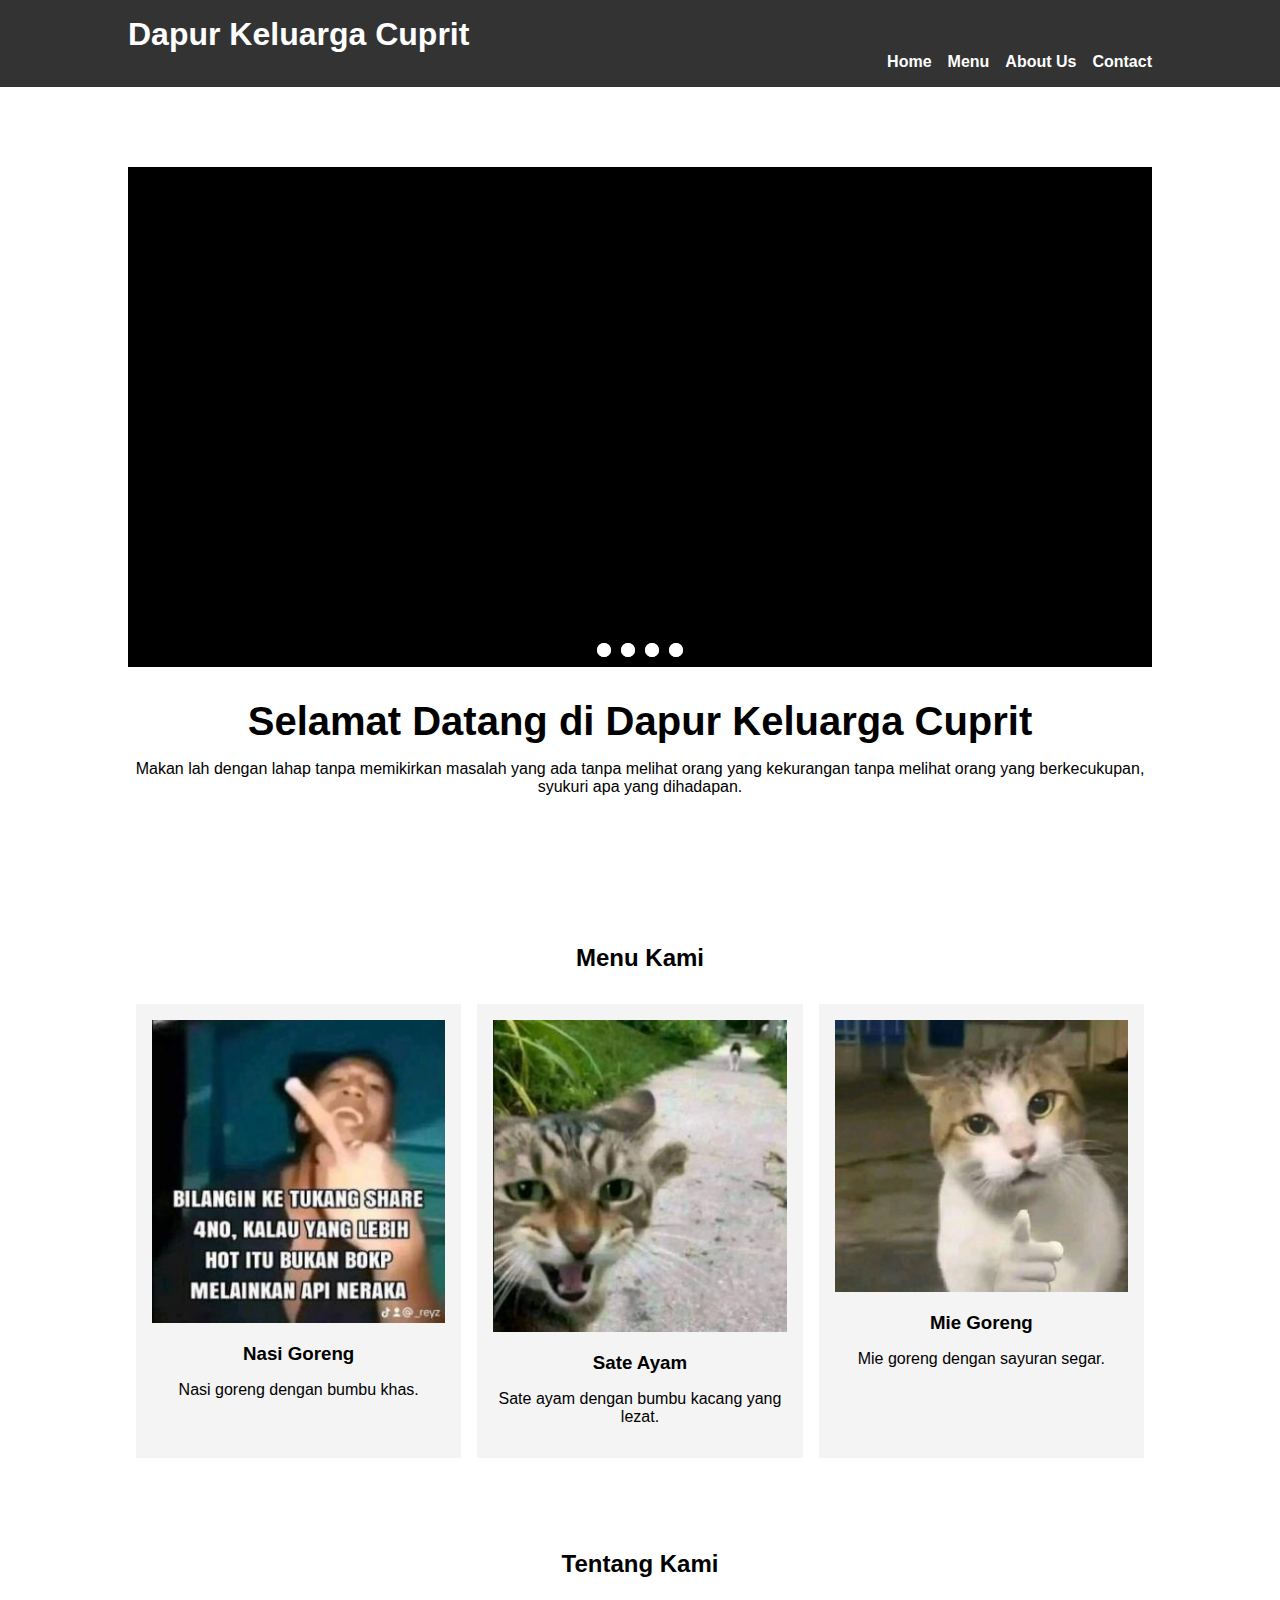
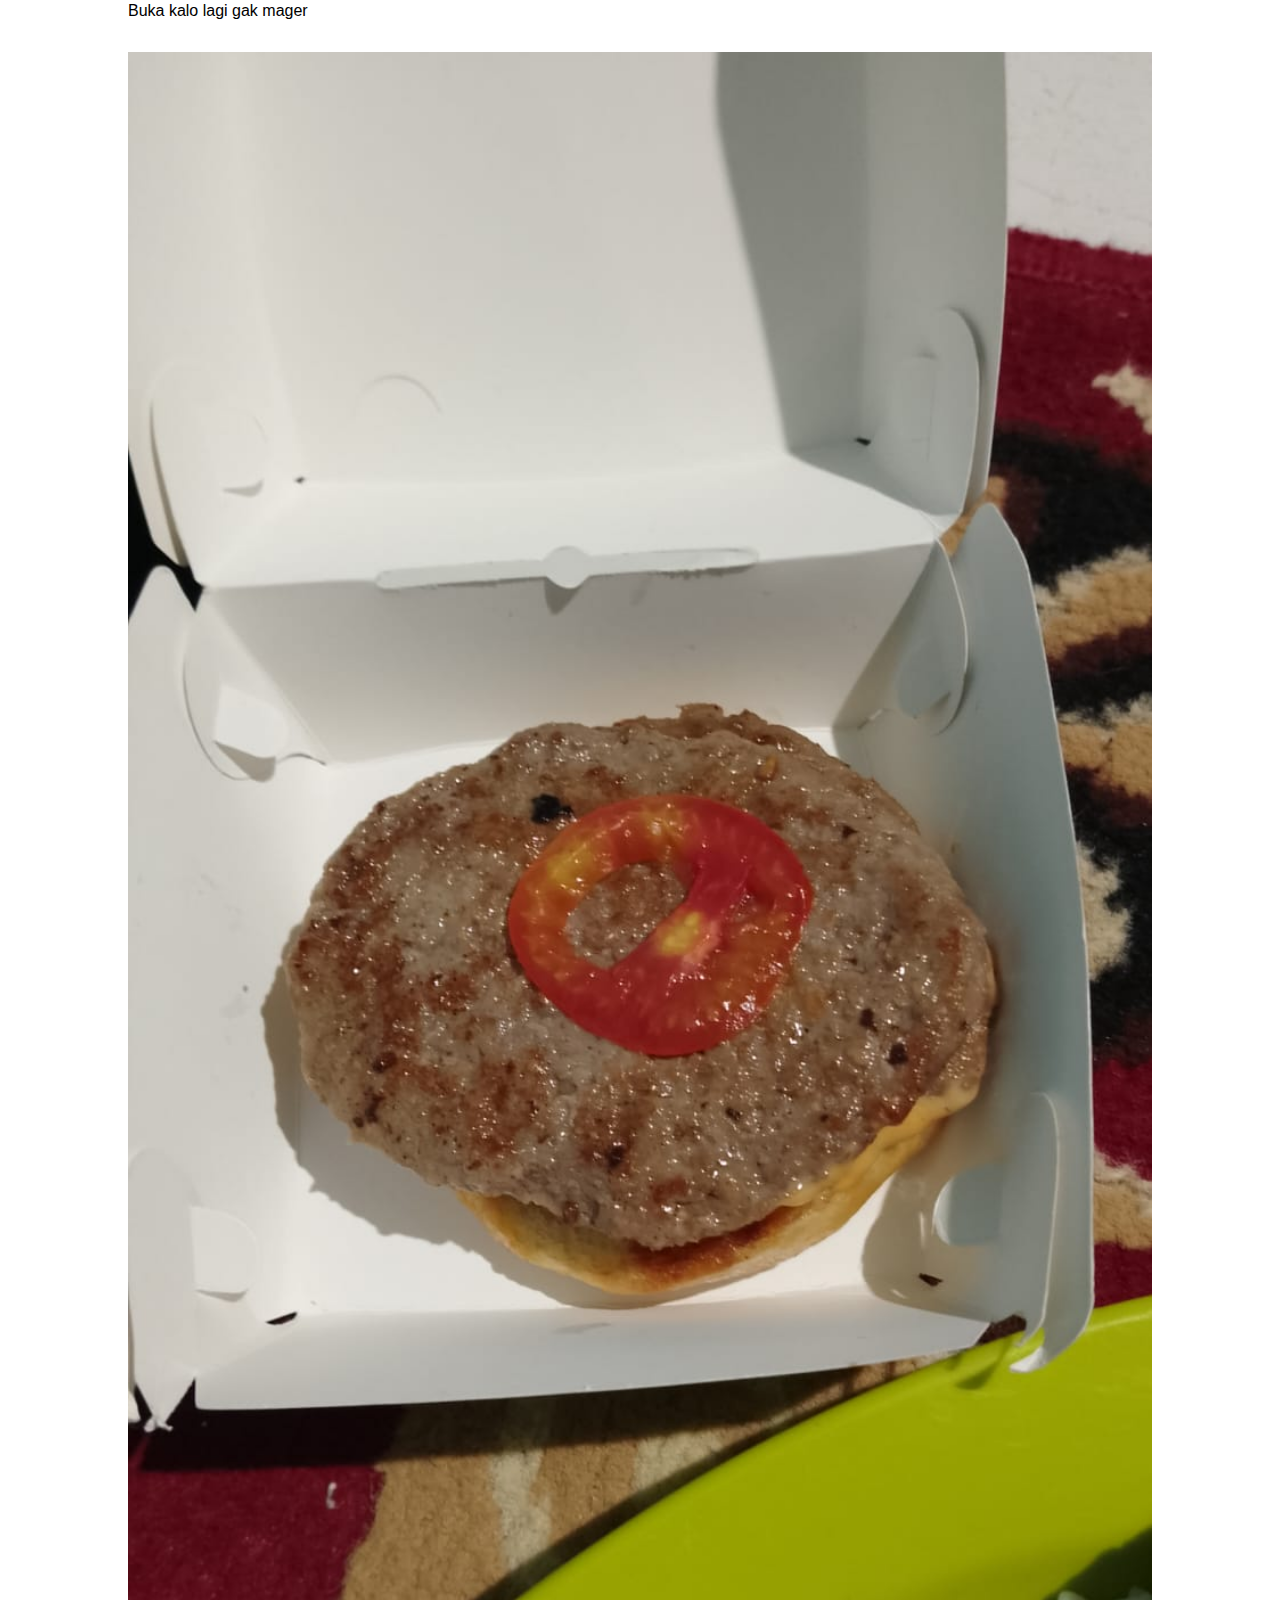
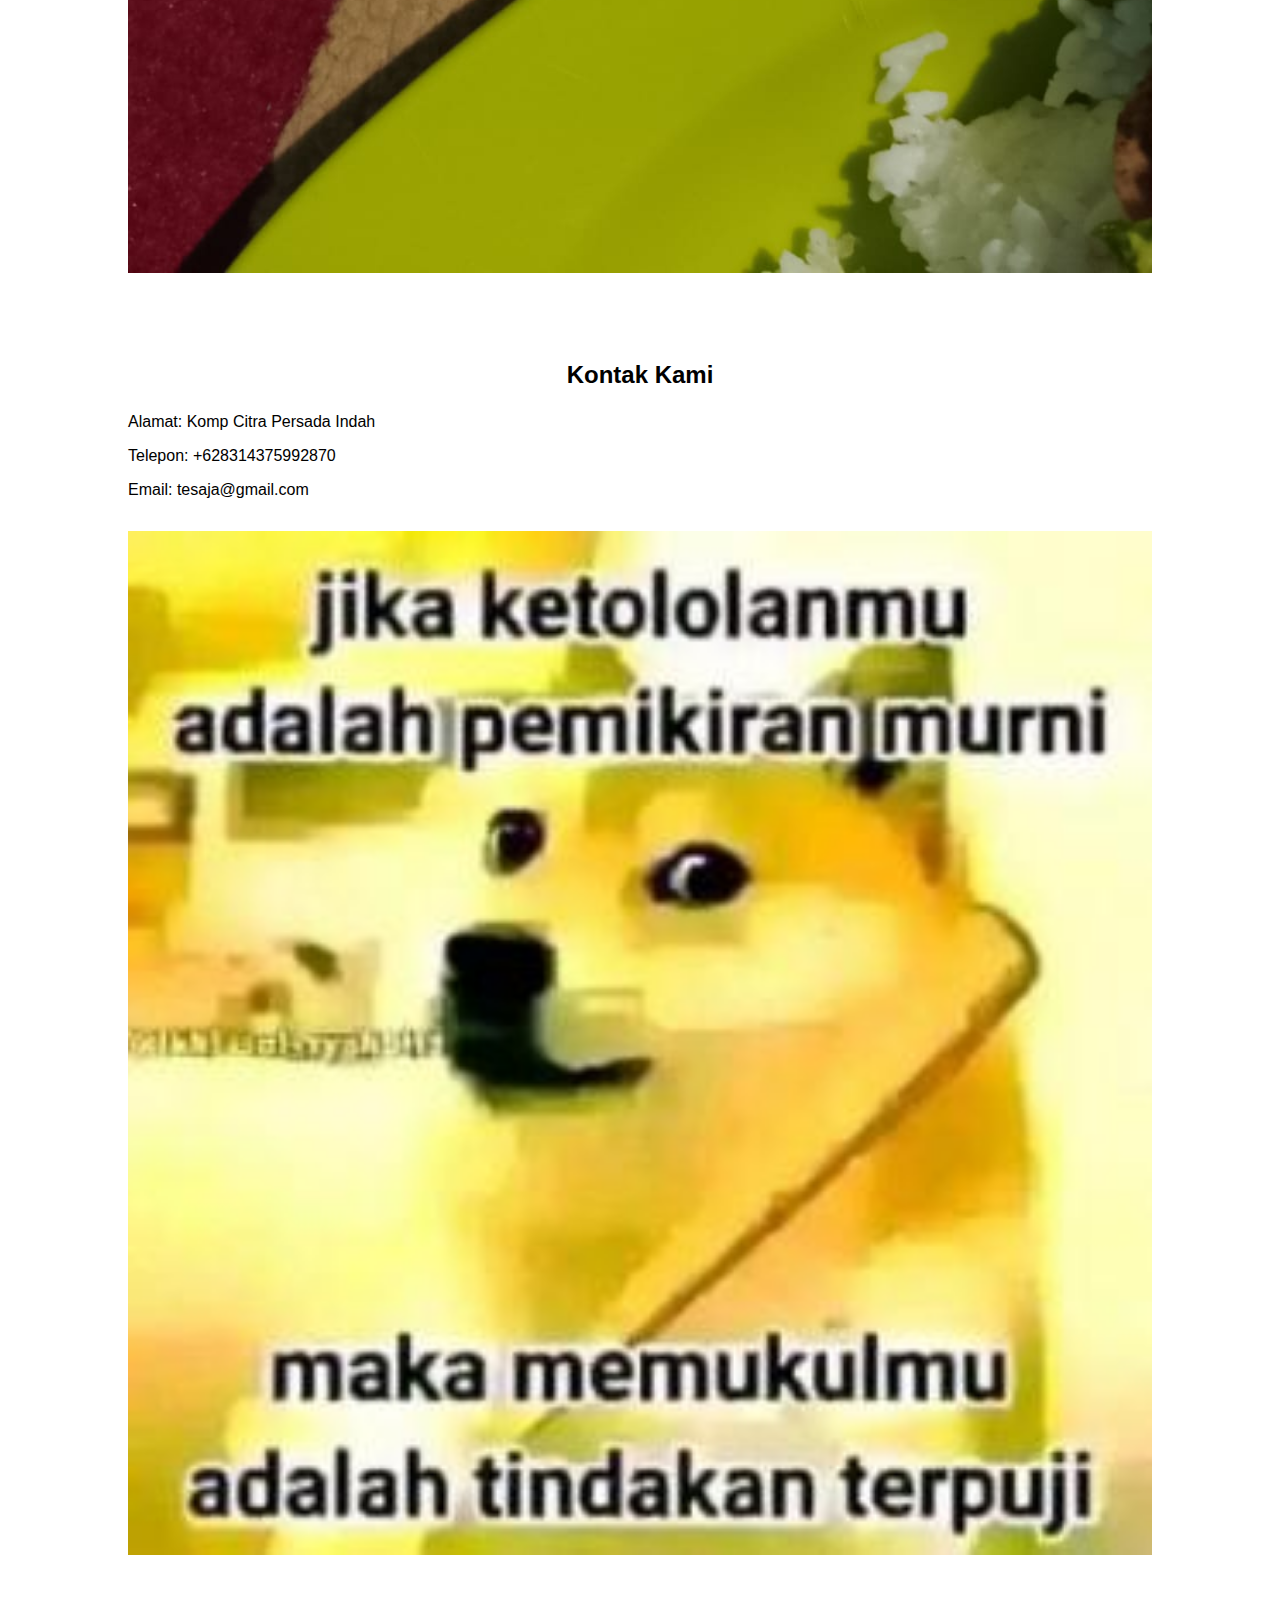
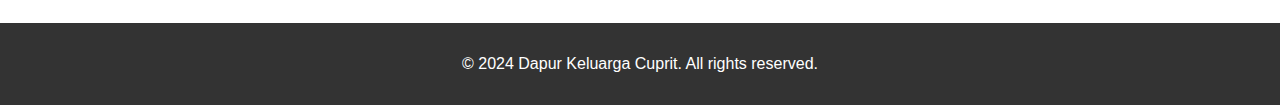
<file: teshomepage/teshomepage/index.html>
<!DOCTYPE html>
<html lang="en">
<head>
    <meta charset="UTF-8">
    <meta name="viewport" content="width=device-width, initial-scale=1.0">
    <title>Dapur Keluarga Cuprit</title>
    <link rel="stylesheet" href="styles.css">
</head>
<body>
    <header>
        <div class="container">
            <h1>Dapur Keluarga Cuprit</h1>
            <nav>
                <ul>
                    <li><a href="#">Home</a></li>
                    <li><a href="#menu">Menu</a></li>
                    <li><a href="#about">About Us</a></li>
                    <li><a href="#contact">Contact</a></li>
                </ul>
            </nav>
        </div>
    </header>

    <section class="hero">
        <div class="container">
            <div class="slider">
                <div class="slides">
                    <input type="radio" name="radio-btn" id="radio1">
                    <input type="radio" name="radio-btn" id="radio2">
                    <input type="radio" name="radio-btn" id="radio3">
                    <input type="radio" name="radio-btn" id="radio4">
                    <div class="slide first" style="background-image: url('images/slider1.jpg');"></div>
                    <div class="slide" style="background-image: url('images/slider2.jpg');"></div>
                    <div class="slide" style="background-image: url('images/slider3.jpg');"></div>
                    <div class="slide" style="background-image: url('images/slider4.jpg');"></div>
                    <div class="navigation-auto">
                        <div class="auto-btn1"></div>
                        <div class="auto-btn2"></div>
                        <div class="auto-btn3"></div>
                        <div class="auto-btn4"></div>
                    </div>
                </div>
                <div class="navigation-manual">
                    <label for="radio1" class="manual-btn"></label>
                    <label for="radio2" class="manual-btn"></label>
                    <label for="radio3" class="manual-btn"></label>
                    <label for="radio4" class="manual-btn"></label>
                </div>
            </div>
            <h2>Selamat Datang di Dapur Keluarga Cuprit</h2>
            <p>Makan lah dengan lahap tanpa memikirkan masalah yang ada tanpa melihat orang yang kekurangan tanpa melihat orang yang berkecukupan, syukuri apa yang dihadapan.</p>
        </div>
    </section>

    <section id="menu" class="menu">
        <div class="container">
            <h2>Menu Kami</h2>
            <div class="menu-items">
                <div class="menu-item">
                    <img src="images/panas.jpg" alt="Nasi Goreng">
                    <h3>Nasi Goreng</h3>
                    <p>Nasi goreng dengan bumbu khas.</p>
                </div>
                <div class="menu-item">
                    <img src="images/sapatuh.jpg" alt="Sate Ayam">
                    <h3>Sate Ayam</h3>
                    <p>Sate ayam dengan bumbu kacang yang lezat.</p>
                </div>
                <div class="menu-item">
                    <img src="images/oho.jpg" alt="Mie Goreng">
                    <h3>Mie Goreng</h3>
                    <p>Mie goreng dengan sayuran segar.</p>
                </div>
            </div>
        </div>
    </section>

    <section id="about" class="about">
        <div class="container">
            <h2>Tentang Kami</h2>
            <p>Buka kalo lagi gak mager</p>
            <img src="images/syukur.jpg" alt="Tentang Kami">
        </div>
    </section>

    <section id="contact" class="contact">
        <div class="container">
            <h2>Kontak Kami</h2>
            <p>Alamat: Komp Citra Persada Indah</p>
            <p>Telepon: +628314375992870</p>
            <p>Email: tesaja@gmail.com</p>
            <img src="images/guk.jpg" alt="Kontak Kami">
        </div>
    </section>

    <footer>
        <div class="container">
            <p>&copy; 2024 Dapur Keluarga Cuprit. All rights reserved.</p>
        </div>
    </footer>

    <script src="scripts.js"></script>
</body>
</html>
</file>
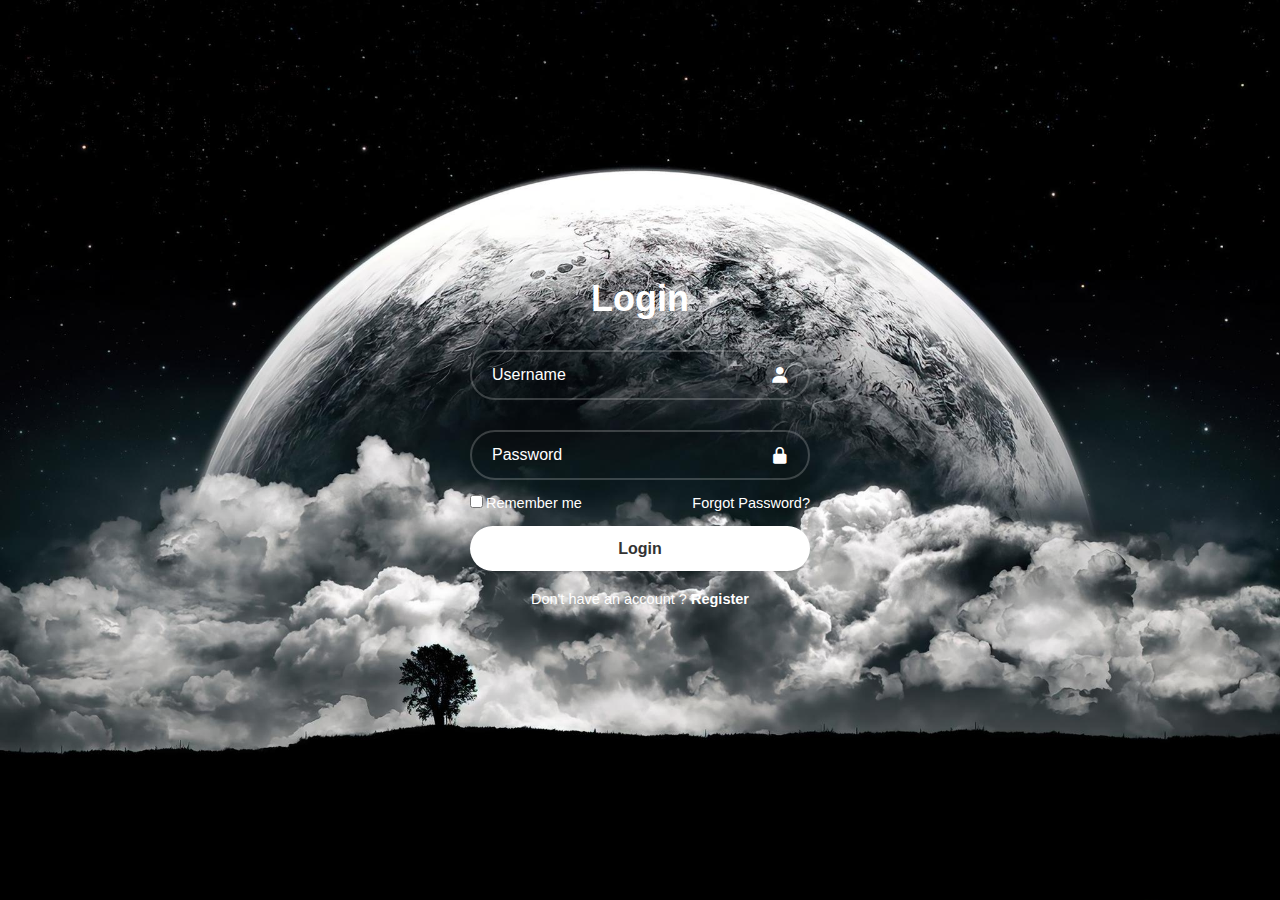
<file: loginPage/login.html>
<!DOCTYPE html>
<html lang="en">
<head>
    <meta charset="UTF-8">
    <meta name="viewport" content="width=device-width, initial-scale=1.0">
    <link rel="stylesheet" href="style.css">
    <link href='https://unpkg.com/boxicons@2.1.4/css/boxicons.min.css' rel='stylesheet'>
    <title>Form Login</title>
</head>
<body>
    <div class="wrapper">
        <form action="">
            <h1>Login</h1>
            <div class="input-box">
                <input type="text" placeholder="Username"
                required>
                <i class='bx bxs-user'></i>
            </div>
            <div class="input-box">
                <input type="password" placeholder="Password"
                required>
                <i class='bx bxs-lock-alt' ></i>
            </div>
            <div class="remember-forgot">
                <label>
                    <input type="checkbox">Remember me
                </label>
                <a href="#">Forgot Password?</a>
            </div>
            <button type="submit" class="btn">Login</button>
            <div class="register-link">
                <p>Don't have an account ? <a href="#" >Register</a></p>
            </div>
        </form>

    </div>
</body>
</html>
</file>
<file: teshomepage/teshomepage/styles.css>
body {
    font-family: Arial, sans-serif;
    margin: 0;
    padding: 0;
    box-sizing: border-box;
}

.container { 
    width: 80%;
    margin: 0 auto;
}

header {
    background-color: #333;
    color: #fff;
    padding: 1rem 0;
}

header h1 {
    margin: 0;
}

nav ul {
    list-style-type: none;
    padding: 0;
    margin: 0;
    display: flex;
    justify-content: flex-end;
}

nav ul li {
    margin-left: 1rem;
}

nav ul li a {
    color: #fff;
    text-decoration: none;
    font-weight: bold;
}

.hero {
    text-align: center;
    padding: 5rem 0;
}

.hero h2 {
    margin: 2rem 0 0 0;
    font-size: 2.5rem;
}

.slider {
    width: 100%;
    overflow: hidden;
}

.slides {
    display: flex;
    width: 400%;
    transition: 0.6s ease;
}

.slides input {
    display: none;
}

.slide {
    width: auto;
    transition: 0.6s ease;
}

.slide img {
    width: auto;
    height: auto;
}

.navigation-manual {
    position: absolute;
    width: 100%;
    margin-top: -40px;
    display: flex;
    justify-content: center;
}

.manual-btn {
    border: 2px solid #ffffff;
    padding: 5px;
    border-radius: 10px;
    cursor: pointer;
    transition: 1s;
}

.manual-btn:not(:last-child) {
    margin-right: 40px;
}

.manual-btn:hover {
    background: #ffffff;
}

#radio1:checked ~ .first {
    margin-left: 0;
}

#radio2:checked ~ .first {
    margin-left: -100%;
}

#radio3:checked ~ .first {
    margin-left: -200%;
}

#radio4:checked ~ .first {
    margin-left: -300%;
}

.navigation-auto {
    position: absolute;
    display: flex;
    width: 100%;
    justify-content: center;
    margin-top: -40px;
}

.navigation-auto div {
    border: 2px solid #ffffff;
    padding: 5px;
    border-radius: 10px;
    transition: 1s;
}

.navigation-auto div:not(:last-child) {
    margin-right: 40px;
}

.auto-btn1 {
    background: #ffffff;
}

.auto-btn2 {
    background: #ffffff;
}

.auto-btn3 {
    background: #ffffff;
}

.auto-btn4 {
    background: #ffffff;
}

.menu, .about, .contact {
    padding: 2rem 0;
}

.menu h2, .about h2, .contact h2 {
    text-align: center;
    margin-bottom: 1.5rem;
}

.menu-items {
    display: flex;
    justify-content: space-around;
    flex-wrap: wrap;
}

.menu-item {
    background-color: #f4f4f4;
    padding: 1rem;
    margin: 0.5rem;
    width: calc(33.333% - 1rem);
    box-sizing: border-box;
    text-align: center;
}

.menu-item img {
    width: 100%;
    height: auto;
    margin-bottom: 1rem;
}

.menu-item h3 {
    margin: 0 0 0.5rem;
}

.about img, .contact img {
    width: 100%;
    height: auto;
    margin-top: 1rem;
}

footer {
    background-color: #333;
    color: #fff;
    text-align: center;
    padding: 1rem 0;
    margin-top: 2rem;
}


/* Menambahkan aturan CSS untuk memastikan gambar slider tampil dengan benar */
.slider {
    width: 100%;
    overflow: hidden;
    position: relative;
}

.slides {
    display: flex;
    transition: transform 0.6s ease;
}

.slide {
    min-width: 100%;
    transition: 0.6s ease;
    background-size: cover; /* Mengisi elemen tanpa mengubah rasio aspek */
    background-position: center; /* Memusatkan gambar */
    background-repeat: no-repeat; /* Mencegah pengulangan gambar */
    height: 500px; /* Atur tinggi sesuai kebutuhan */
}

.navigation-manual,
.navigation-auto {
    position: absolute;
    width: 100%;
    display: flex;
    justify-content: center;
    bottom: 10px; /* Memperbaiki posisi navigasi */
}

.manual-btn,
.navigation-auto div {
    border: 2px solid #ffffff;
    padding: 5px;
    border-radius: 10px;
    cursor: pointer;
    transition: 0.4s;
}

.manual-btn:not(:last-child),
.navigation-auto div:not(:last-child) {
    margin-right: 10px; /* Mengurangi jarak antar tombol */
}

.manual-btn:hover,
.navigation-auto div:hover {
    background: #ffffff;
}

/* Aturan CSS untuk radio input */
#radio1:checked ~ .slides {
    transform: translateX(0);
}

#radio2:checked ~ .slides {
    transform: translateX(-100%);
}

#radio3:checked ~ .slides {
    transform: translateX(-200%);
}

#radio4:checked ~ .slides {
    transform: translateX(-300%);
}
</file>
<file: loginPage/style.css>
@import url("https://fonts.gooogleapis.com/css2?family=Poppins:wght@300;400;500;600;700;800;900&display=swap");

*{
    margin: 0;
    padding: 0;
    box-sizing: border-box;
    font-family: "Poppins", sans-serif;
}

body {
    display: flex;
    justify-content: center;
    align-items: center;
    min-height: 100vh;
    background: url("bg-login.jpg") no-repeat;
    background-size: cover;
    background-position: center;
}

.wrapper {
    width: 420px;
    background: transparent;
    color: #fff;
    border-radius: 10px;
    padding: 30px 40px;
}

.wrapper h1 {
    font-size: 36px;
    text-align: center;
}

.wrapper .input-box {
    position: relative;
    width: 100%;
    height: 50px;
    margin: 30px 0;
}

.input-box input{
    width: 100%;
    height: 100%;
    background: transparent;
    border: none;
    outline: none;
    border: 2px solid rgba(255, 255, 255, .2);
    border-radius: 40px;
    font-size: 16px;
    color: #fff;
    padding: 20px 45px 20px 20px;
}

.input-box input::placeholder{
    color: #fff;
}

.input-box i {
    position: absolute;
    right: 20px;
    top: 50%;
    transform: translateY(-50%);
    font-size: 20px;
}

.wrapper .remember-forgot {
    display: flex;
    justify-content: space-between;
    font-size: 14.5px;
    margin: -15px 0 15px;
}

.remember-forgot label input {
    accent-color: #fff;
    margin-right: 3px;
}

.remember-forgot a {
    color: #ffffff;
    text-decoration: none;
}

.remember-forgot a:hover{
    text-decoration: underline;
}

.wrapper .btn {
    width: 100%;
    height: 45px;
    background: #fff;
    border: none;
    outline: none;
    border-radius: 40px;
    box-shadow: 0 0 10px rgb(0, 0, 0, .1);
    cursor: pointer;
    font-size: 16px;
    color: #333;
    font-weight: 600;
}


.wrapper .register-link {
    font-size: 14.5px;
    text-align: center;
    margin: 20px 0 15px;
}

.register-link p a {
    color: #fff;
    text-decoration: none;
    font-weight: 600;
}

.register-link p a:hover {
    text-decoration: underline;
}
</file>
